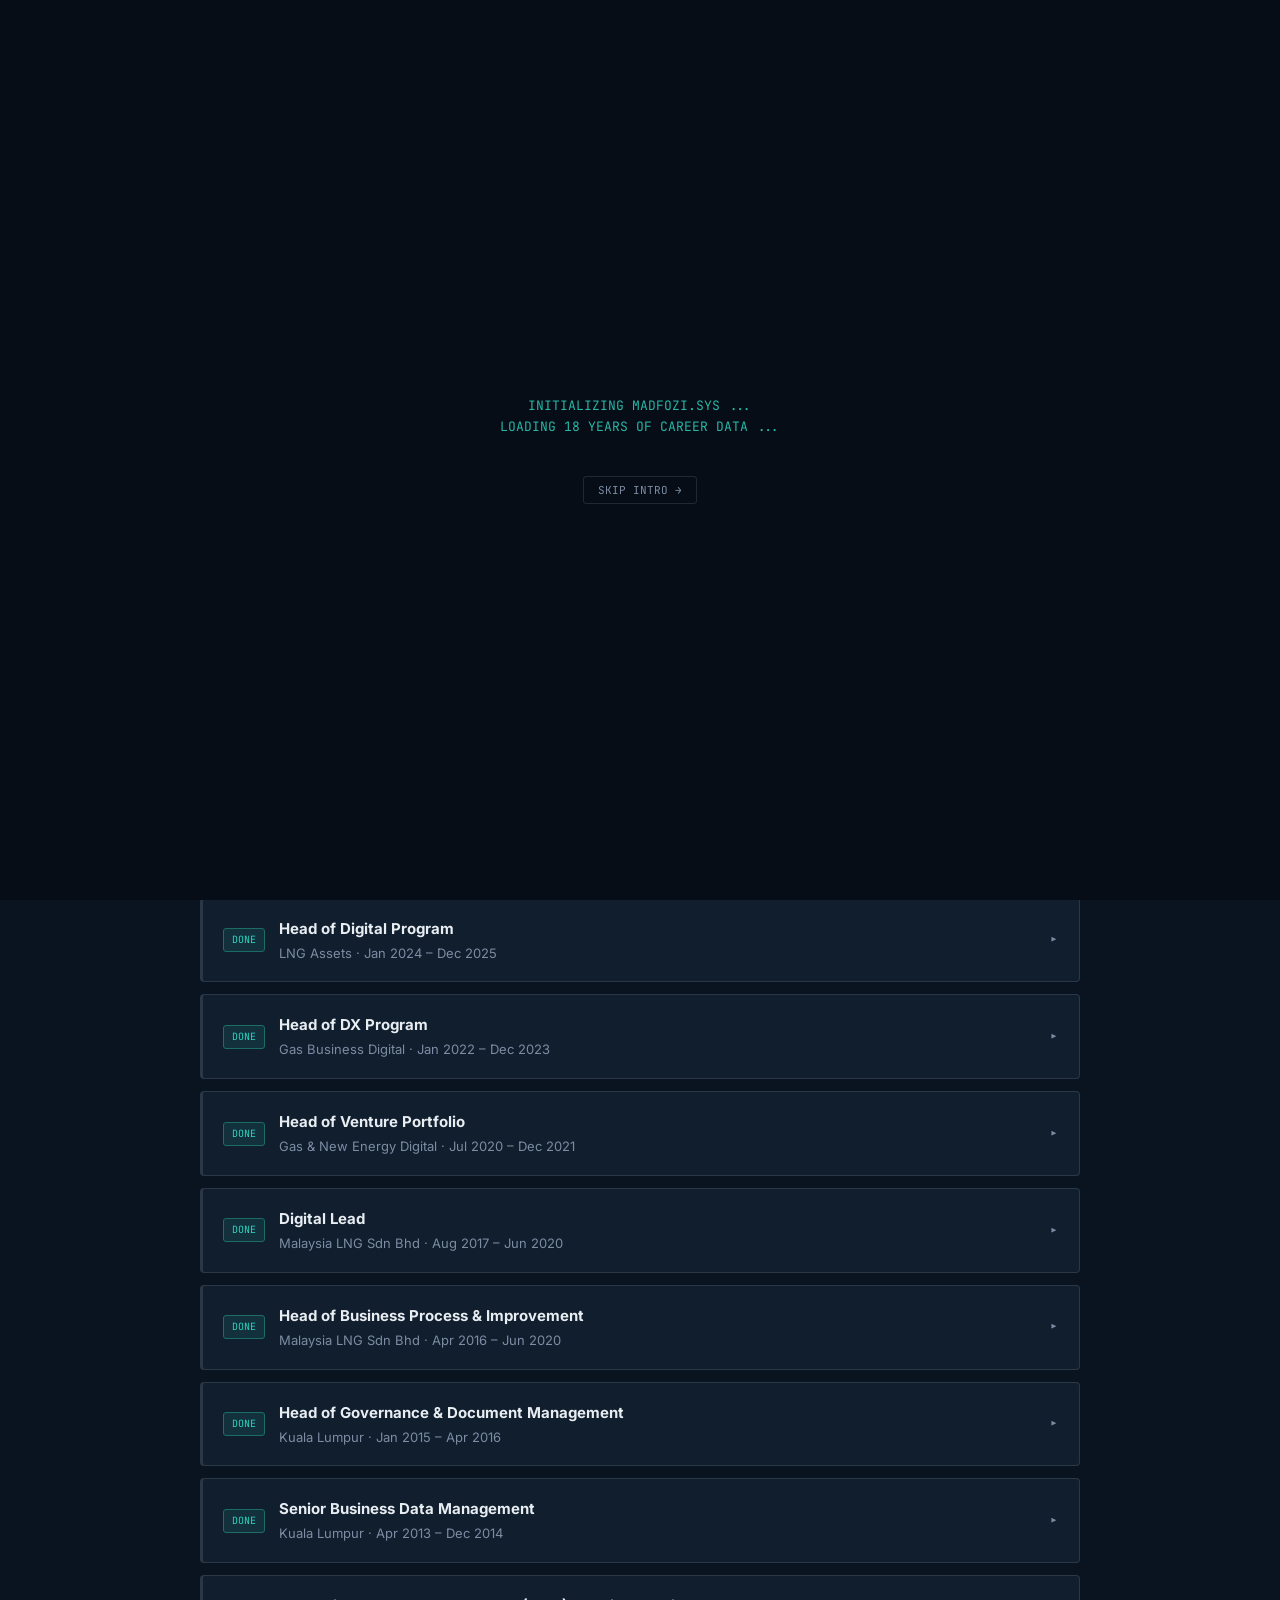
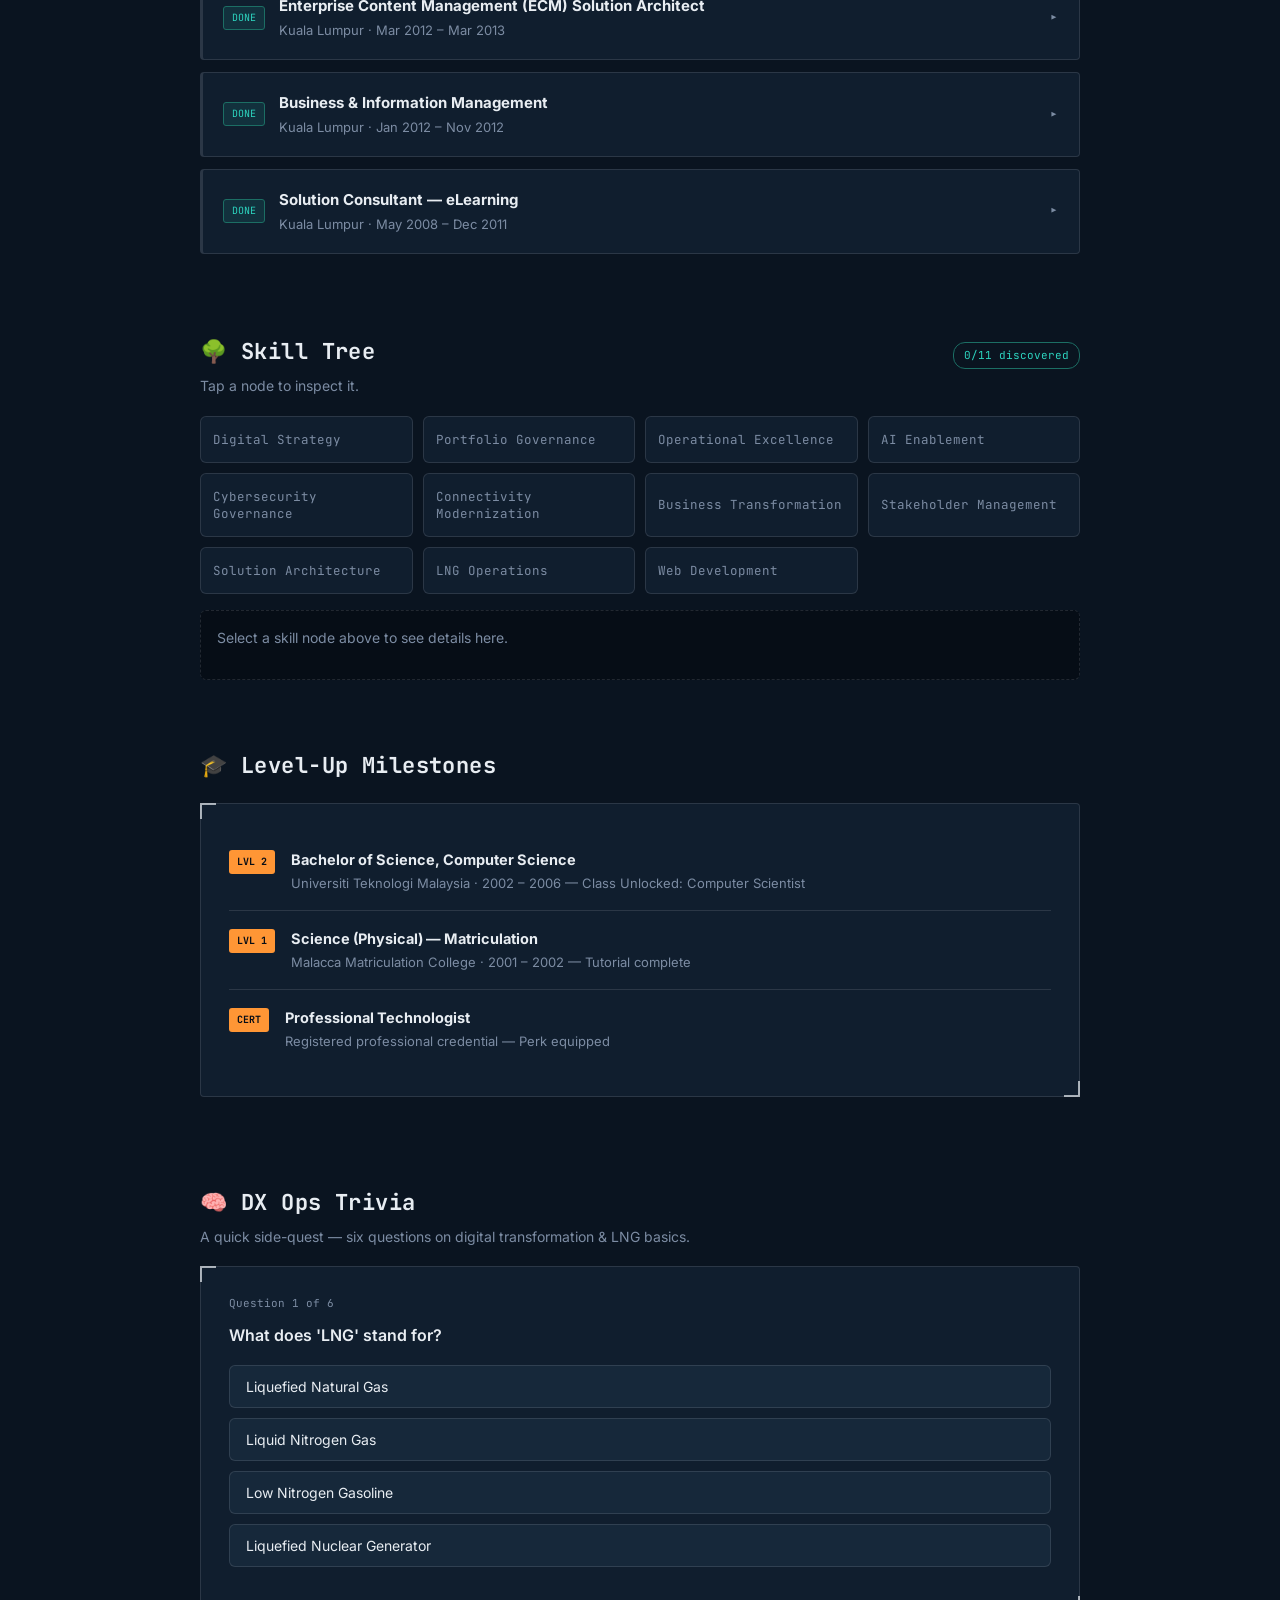
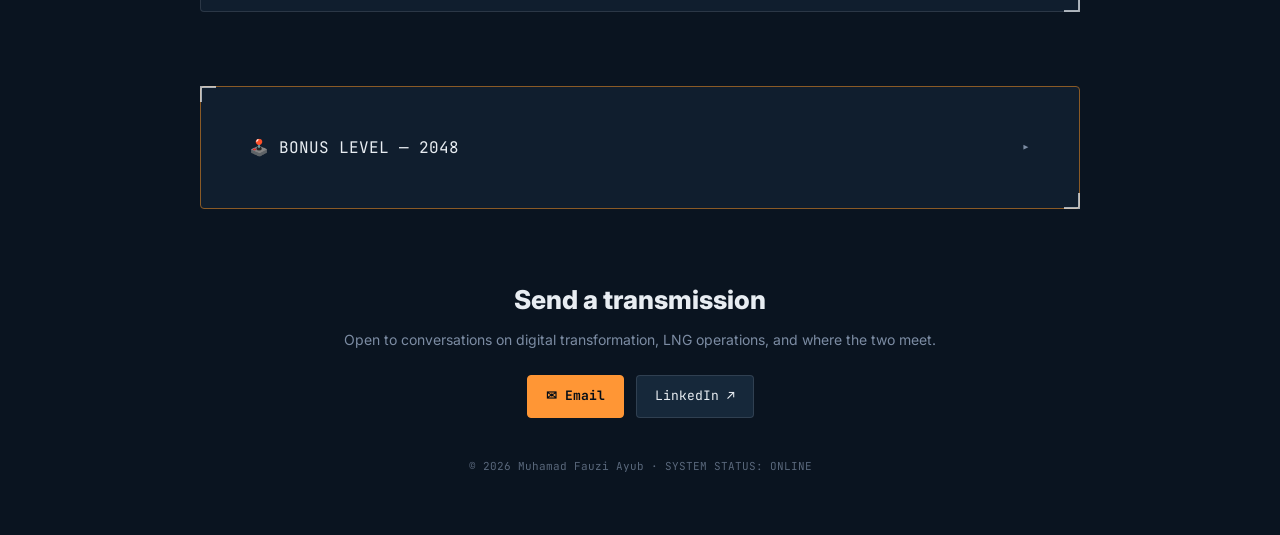
<file: index.html>
<!DOCTYPE html>
<html lang="en">
<head>
<meta charset="UTF-8">
<meta name="viewport" content="width=device-width, initial-scale=1.0">
<title>Muhamad Fauzi Ayub — Career Console</title>
<meta name="description" content="Head of Digital Program, PETRONAS Floating LNG. An interactive career console — quest log, skill tree, and a bonus level.">
<link rel="icon" href="data:image/svg+xml,<svg xmlns=%22http://www.w3.org/2000/svg%22 viewBox=%220 0 100 100%22><text y=%22.9em%22 font-size=%2290%22>🛰️</text></svg>">
<link rel="preconnect" href="https://fonts.googleapis.com">
<link rel="preconnect" href="https://fonts.gstatic.com" crossorigin>
<link href="https://fonts.googleapis.com/css2?family=JetBrains+Mono:wght@400;500;700;800&family=Inter:wght@400;500;600;700;800&display=swap" rel="stylesheet">
<style>
  :root{
    --bg:#0a1420;
    --bg-deep:#060d16;
    --panel:#101e2e;
    --panel-light:#16283a;
    --amber:#ff9635;
    --amber-dim:#8a5a26;
    --teal:#2dd4bf;
    --teal-dim:#1c6e64;
    --text:#e8edf2;
    --text-muted:#7c8ca3;
    --border:rgba(232,237,242,0.12);
    --danger:#ff5c5c;
    --mono:'JetBrains Mono', ui-monospace, monospace;
    --sans:'Inter', -apple-system, sans-serif;
  }
  *{box-sizing:border-box;}
  html{scroll-behavior:smooth;}
  @media (prefers-reduced-motion: reduce){
    html{scroll-behavior:auto;}
    *{animation-duration:0.01ms !important; animation-iteration-count:1 !important; transition-duration:0.01ms !important;}
  }
  body{
    margin:0;
    background:var(--bg);
    color:var(--text);
    font-family:var(--sans);
    line-height:1.6;
    position:relative;
    overflow-x:hidden;
  }
  body::before{
    content:"";
    position:fixed; inset:0;
    background:
      radial-gradient(ellipse at 20% 0%, rgba(45,212,191,0.06), transparent 55%),
      radial-gradient(ellipse at 85% 15%, rgba(255,150,53,0.06), transparent 50%);
    pointer-events:none;
    z-index:0;
  }
  body::after{
    content:"";
    position:fixed; inset:0;
    background:repeating-linear-gradient(180deg, rgba(255,255,255,0.015) 0px, rgba(255,255,255,0.015) 1px, transparent 1px, transparent 3px);
    pointer-events:none;
    z-index:1;
    opacity:0.5;
  }
  a{color:var(--teal);}
  h1,h2,h3{font-family:var(--mono); letter-spacing:0.02em; margin:0;}
  ::selection{background:var(--amber); color:var(--bg-deep);}
  :focus-visible{outline:2px solid var(--amber); outline-offset:3px;}

  .wrap{max-width:920px; margin:0 auto; padding:0 20px; position:relative; z-index:2;}
  .eyebrow{
    font-family:var(--mono); font-size:12px; letter-spacing:0.18em; text-transform:uppercase;
    color:var(--teal); display:flex; align-items:center; gap:10px; margin-bottom:14px;
  }
  .eyebrow::before{content:""; width:8px; height:8px; border-radius:50%; background:var(--teal); box-shadow:0 0 8px var(--teal); flex-shrink:0;}

  /* ---------- Panel / HUD frame ---------- */
  .panel{
    background:var(--panel);
    border:1px solid var(--border);
    border-radius:4px;
    position:relative;
    padding:28px;
    margin:20px 0;
  }
  .panel::before, .panel::after{
    content:""; position:absolute; width:14px; height:14px;
    border-color:var(--amber-dim); opacity:0.7;
  }
  .panel::before{top:-1px; left:-1px; border-top:2px solid; border-left:2px solid;}
  .panel::after{bottom:-1px; right:-1px; border-bottom:2px solid; border-right:2px solid;}

  /* ---------- Boot sequence ---------- */
  #boot{
    position:fixed; inset:0; background:var(--bg-deep); z-index:100;
    display:flex; align-items:center; justify-content:center; flex-direction:column;
    font-family:var(--mono); color:var(--teal); padding:20px; text-align:center;
    transition:opacity 0.6s ease, visibility 0.6s ease;
  }
  #boot.hidden{opacity:0; visibility:hidden; pointer-events:none;}
  #boot .line{font-size:13px; opacity:0.85; min-height:1.4em; white-space:pre;}
  #boot .cursor{display:inline-block; width:8px; height:16px; background:var(--amber); margin-left:4px; animation:blink 1s step-end infinite;}
  @keyframes blink{50%{opacity:0;}}
  #skip-boot{
    margin-top:20px; background:none; border:1px solid var(--border); color:var(--text-muted);
    font-family:var(--mono); font-size:11px; padding:6px 14px; border-radius:3px; cursor:pointer;
  }
  #skip-boot:hover{color:var(--text); border-color:var(--text-muted);}

  /* ---------- Achievements HUD ---------- */
  #ach-hud{
    position:fixed; top:16px; right:16px; z-index:40;
    background:rgba(16,30,46,0.9); backdrop-filter:blur(6px);
    border:1px solid var(--border); border-radius:20px;
    padding:8px 14px; font-family:var(--mono); font-size:12px;
    display:flex; align-items:center; gap:8px; color:var(--text-muted);
  }
  #ach-hud strong{color:var(--amber);}
  #toast-region{position:fixed; bottom:20px; left:50%; transform:translateX(-50%); z-index:50; display:flex; flex-direction:column; gap:8px; align-items:center; width:calc(100% - 32px); max-width:420px;}
  .toast{
    background:var(--panel-light); border:1px solid var(--amber); color:var(--text);
    font-family:var(--mono); font-size:13px; padding:10px 18px; border-radius:6px;
    box-shadow:0 8px 24px rgba(0,0,0,0.4); opacity:0; transform:translateY(10px);
    transition:opacity 0.3s ease, transform 0.3s ease; text-align:center;
  }
  .toast.show{opacity:1; transform:translateY(0);}

  /* ---------- Hero ---------- */
  header.hero{padding:70px 0 20px;}
  .callsign{font-family:var(--mono); font-size:12px; color:var(--text-muted); margin-bottom:8px;}
  h1.name{font-size:clamp(28px, 5vw, 44px); font-weight:800; color:var(--text); line-height:1.1;}
  .title-line{font-family:var(--mono); color:var(--amber); font-size:clamp(14px,2.2vw,17px); margin-top:10px;}
  .loc{color:var(--text-muted); font-size:14px; margin-top:6px;}
  .briefing{color:var(--text-muted); font-size:14.5px; margin-top:18px; max-width:640px;}

  .stat-card{margin-top:26px;}
  .stat-top{display:flex; justify-content:space-between; align-items:baseline; flex-wrap:wrap; gap:10px; margin-bottom:14px;}
  .level-badge{font-family:var(--mono); font-size:13px; color:var(--teal);}
  .level-badge b{font-size:20px; color:var(--text); display:block;}
  .xp-bar-label{display:flex; justify-content:space-between; font-family:var(--mono); font-size:11px; color:var(--text-muted); margin-bottom:6px;}
  .xp-track{height:10px; background:var(--bg-deep); border-radius:5px; overflow:hidden; border:1px solid var(--border);}
  .xp-fill{height:100%; width:0%; background:linear-gradient(90deg, var(--teal-dim), var(--teal)); border-radius:5px; transition:width 1.4s cubic-bezier(.2,.9,.3,1);}

  .stats-grid{display:grid; grid-template-columns:repeat(auto-fit, minmax(180px,1fr)); gap:16px; margin-top:22px;}
  .stat-row .stat-name{display:flex; justify-content:space-between; font-family:var(--mono); font-size:11px; color:var(--text-muted); margin-bottom:5px;}
  .stat-row .stat-name span:last-child{color:var(--amber);}
  .stat-track{height:6px; background:var(--bg-deep); border-radius:3px; overflow:hidden;}
  .stat-fill{height:100%; width:0%; background:var(--amber); border-radius:3px; transition:width 1.2s ease;}

  .cta-row{display:flex; gap:12px; flex-wrap:wrap; margin-top:26px;}
  .btn{
    font-family:var(--mono); font-size:13px; padding:10px 18px; border-radius:4px;
    text-decoration:none; display:inline-flex; align-items:center; gap:8px; cursor:pointer;
    border:1px solid var(--border); background:var(--panel-light); color:var(--text);
    transition:border-color 0.2s ease, transform 0.15s ease;
  }
  .btn:hover{transform:translateY(-1px);}
  .btn.primary{background:var(--amber); color:var(--bg-deep); border-color:var(--amber); font-weight:700;}
  .btn.primary:hover{background:#ffab5c;}
  .btn.ghost:hover{border-color:var(--teal); color:var(--teal);}

  /* ---------- Section headers ---------- */
  section{padding:34px 0;}
  .sec-head{display:flex; align-items:baseline; justify-content:space-between; flex-wrap:wrap; gap:8px; margin-bottom:6px;}
  h2.sec-title{font-size:clamp(18px,3vw,22px); color:var(--text);}
  .sec-sub{color:var(--text-muted); font-size:14px; margin-top:6px;}
  .progress-chip{font-family:var(--mono); font-size:11px; color:var(--teal); border:1px solid var(--teal-dim); padding:4px 10px; border-radius:12px; white-space:nowrap;}

  /* ---------- Mission log ---------- */
  .quest{
    background:var(--panel); border:1px solid var(--border); border-left:3px solid var(--border);
    border-radius:4px; margin:12px 0; transition:border-color 0.2s ease;
  }
  .quest[open]{border-left-color:var(--teal);}
  .quest.active{border-left-color:var(--amber);}
  .quest summary{
    list-style:none; cursor:pointer; padding:18px 20px; display:flex; align-items:center; gap:14px;
  }
  .quest summary::-webkit-details-marker{display:none;}
  .quest-status{font-family:var(--mono); font-size:10px; padding:3px 8px; border-radius:3px; white-space:nowrap; flex-shrink:0;}
  .quest-status.active{background:rgba(255,150,53,0.15); color:var(--amber); border:1px solid var(--amber-dim);}
  .quest-status.done{background:rgba(45,212,191,0.1); color:var(--teal); border:1px solid var(--teal-dim);}
  .quest-main{flex:1; min-width:0;}
  .quest-title{font-weight:700; font-size:15px; color:var(--text);}
  .quest-org{font-size:13px; color:var(--text-muted); margin-top:2px;}
  .quest-chevron{font-family:var(--mono); color:var(--text-muted); transition:transform 0.2s ease; flex-shrink:0;}
  .quest[open] .quest-chevron{transform:rotate(90deg);}
  .quest-body{padding:0 20px 20px 20px; color:var(--text-muted); font-size:14px; border-top:1px solid var(--border); padding-top:14px;}
  .quest-xp{font-family:var(--mono); font-size:11px; color:var(--teal); margin-top:10px; display:block;}

  /* ---------- Skill tree ---------- */
  .skill-grid{display:grid; grid-template-columns:repeat(auto-fill, minmax(170px,1fr)); gap:10px; margin-top:18px;}
  .skill-node{
    background:var(--panel); border:1px solid var(--border); border-radius:6px; padding:14px 12px;
    text-align:left; color:var(--text-muted); font-family:var(--mono); font-size:12.5px; cursor:pointer;
    transition:all 0.2s ease; position:relative;
  }
  .skill-node:hover{border-color:var(--text-muted);}
  .skill-node.discovered{border-color:var(--teal); color:var(--text); box-shadow:0 0 0 1px var(--teal-dim) inset;}
  .skill-node.discovered::after{content:"✓"; position:absolute; top:8px; right:10px; color:var(--teal); font-size:11px;}
  #skill-desc{
    margin-top:16px; min-height:70px; background:var(--bg-deep); border:1px dashed var(--border);
    border-radius:6px; padding:16px; font-size:14px; color:var(--text-muted);
  }
  #skill-desc.active{color:var(--text); border-style:solid; border-color:var(--teal-dim);}
  #skill-desc .sd-name{color:var(--amber); font-family:var(--mono); font-size:12px; display:block; margin-bottom:6px;}

  /* ---------- Education ---------- */
  .edu-row{display:flex; gap:16px; padding:16px 0; border-bottom:1px solid var(--border); align-items:flex-start;}
  .edu-row:last-child{border-bottom:none;}
  .edu-badge{font-family:var(--mono); font-size:10px; color:var(--bg-deep); background:var(--amber); padding:4px 8px; border-radius:3px; flex-shrink:0; white-space:nowrap; margin-top:2px; font-weight:700;}
  .edu-main .edu-t{font-weight:700; font-size:14.5px;}
  .edu-main .edu-s{color:var(--text-muted); font-size:13px; margin-top:2px;}

  /* ---------- Trivia ---------- */
  #quiz-box{margin-top:18px;}
  .q-progress{font-family:var(--mono); font-size:11px; color:var(--text-muted); margin-bottom:10px;}
  .q-text{font-size:16px; font-weight:600; margin-bottom:16px;}
  .q-options{display:grid; gap:10px;}
  .q-opt{
    text-align:left; background:var(--panel-light); border:1px solid var(--border); color:var(--text);
    padding:12px 16px; border-radius:6px; cursor:pointer; font-family:var(--sans); font-size:14px;
    transition:border-color 0.15s ease;
  }
  .q-opt:hover:not(:disabled){border-color:var(--teal);}
  .q-opt:disabled{cursor:default;}
  .q-opt.correct{border-color:var(--teal); background:rgba(45,212,191,0.1);}
  .q-opt.wrong{border-color:var(--danger); background:rgba(255,92,92,0.08);}
  .q-fact{margin-top:14px; font-size:13px; color:var(--text-muted); background:var(--bg-deep); border-radius:6px; padding:12px 14px; display:none;}
  .q-fact.show{display:block;}
  .q-next{margin-top:16px;}
  #quiz-result{display:none; text-align:center; padding:20px 0;}
  #quiz-result .score{font-family:var(--mono); font-size:34px; color:var(--amber); font-weight:800;}

  /* ---------- Bonus level 2048 ---------- */
  #bonus{border-color:var(--amber-dim);}
  #bonus summary{cursor:pointer; padding:20px; display:flex; align-items:center; justify-content:space-between; font-family:var(--mono);}
  #bonus summary::-webkit-details-marker{display:none;}
  #game2048{padding:0 20px 24px;}
  .g-top{display:flex; justify-content:space-between; align-items:center; margin-bottom:14px; flex-wrap:wrap; gap:10px;}
  .g-score{font-family:var(--mono); font-size:13px; color:var(--text-muted);}
  .g-score b{color:var(--amber); font-size:16px;}
  #board{
    display:grid; grid-template-columns:repeat(4,1fr); gap:8px; background:var(--bg-deep);
    padding:8px; border-radius:8px; max-width:340px; margin:0 auto; touch-action:none;
  }
  .cell{aspect-ratio:1; background:rgba(255,255,255,0.04); border-radius:4px; display:flex; align-items:center; justify-content:center; font-family:var(--mono); font-weight:800; font-size:18px; color:var(--text); transition:background 0.1s ease;}
  .cell[data-v="2"]{background:#1c3a4a; }
  .cell[data-v="4"]{background:#204a52;}
  .cell[data-v="8"]{background:var(--teal-dim); color:#04140f;}
  .cell[data-v="16"]{background:var(--teal); color:#04140f;}
  .cell[data-v="32"]{background:#e08a3c; color:#1a0e00;}
  .cell[data-v="64"]{background:var(--amber); color:#1a0e00;}
  .cell[data-v="128"],.cell[data-v="256"],.cell[data-v="512"]{background:#ffb35c; color:#1a0e00; font-size:16px;}
  .cell[data-v="1024"],.cell[data-v="2048"]{background:#ffd27a; color:#1a0e00; font-size:15px;}
  .g-hint{font-size:12px; color:var(--text-muted); text-align:center; margin-top:12px;}

  /* ---------- Contact / footer ---------- */
  footer{padding:50px 0 60px; text-align:center;}
  .foot-title{font-size:clamp(20px,3.5vw,26px); font-weight:800;}
  .foot-sub{color:var(--text-muted); margin-top:8px; font-size:14px;}
  .foot-cta{display:flex; gap:12px; justify-content:center; margin-top:24px; flex-wrap:wrap;}
  .foot-note{margin-top:40px; font-family:var(--mono); font-size:11px; color:var(--text-muted); opacity:0.7;}

  @media (max-width:640px){
    .panel{padding:20px;}
    .stats-grid{grid-template-columns:1fr 1fr;}
  }
</style>
</head>
<body>

<div id="boot" role="status" aria-live="polite">
  <div class="line" id="boot-l1"></div>
  <div class="line" id="boot-l2"></div>
  <div class="line" id="boot-l3"></div>
  <button id="skip-boot" aria-label="Skip intro">SKIP INTRO →</button>
</div>

<div id="ach-hud" aria-live="polite">🏆 <strong id="ach-count">0</strong>/4</div>
<div id="toast-region" aria-live="polite"></div>

<div class="wrap">

  <header class="hero">
    <div class="callsign">SESSION ESTABLISHED · KUALA LUMPUR NODE</div>
    <h1 class="name">MUHAMAD FAUZI AYUB</h1>
    <div class="title-line">&gt; Head of Digital Program, PETRONAS Floating LNG (PFLNG)</div>
    <div class="loc">📍 Kuala Lumpur, Malaysia</div>
    <p class="briefing">Digital transformation leader with 18+ years across LNG, Gas, and Upstream operations within PETRONAS. Track record in enterprise-scale digital programs, portfolio governance, operational excellence, digital product management, and business transformation — turning digital investment into measurable outcomes through practical execution and close collaboration with business, engineering, operations, and technology teams.</p>

    <div class="panel stat-card">
      <div class="stat-top">
        <div class="level-badge">CLASS: DX ARCHITECT<b>LVL 18 — 18+ Years in Oil &amp; Gas Digital Transformation</b></div>
      </div>
      <div class="xp-bar-label"><span>CAREER XP</span><span>11 roles completed at PETRONAS</span></div>
      <div class="xp-track"><div class="xp-fill" id="xp-fill"></div></div>

      <div class="stats-grid" id="stats-grid">
        <div class="stat-row"><div class="stat-name"><span>Digital Strategy</span><span data-val="95">95</span></div><div class="stat-track"><div class="stat-fill" data-val="95"></div></div></div>
        <div class="stat-row"><div class="stat-name"><span>Portfolio Governance</span><span data-val="92">92</span></div><div class="stat-track"><div class="stat-fill" data-val="92"></div></div></div>
        <div class="stat-row"><div class="stat-name"><span>LNG Operations</span><span data-val="90">90</span></div><div class="stat-track"><div class="stat-fill" data-val="90"></div></div></div>
        <div class="stat-row"><div class="stat-name"><span>AI &amp; Cyber Enablement</span><span data-val="80">80</span></div><div class="stat-track"><div class="stat-fill" data-val="80"></div></div></div>
      </div>

      <div class="cta-row">
        <a class="btn primary" href="#missions">▶ VIEW MISSION LOG</a>
        <a class="btn ghost" href="https://www.linkedin.com/in/madfozi/" target="_blank" rel="noopener">LinkedIn ↗</a>
      </div>
    </div>
  </header>

  <section id="missions">
    <div class="sec-head">
      <h2 class="sec-title">🗂 Mission Log</h2>
      <span class="progress-chip" id="quest-progress">0/11 explored</span>
    </div>
    <p class="sec-sub">18+ years, eleven quests. Tap any entry to expand the briefing.</p>

    <details class="quest active" data-quest>
      <summary>
        <span class="quest-status active">ACTIVE</span>
        <div class="quest-main">
          <div class="quest-title">Head of Digital Program</div>
          <div class="quest-org">PETRONAS Floating LNG (PFLNG) · Jan 2026 – Present</div>
        </div>
        <span class="quest-chevron">▸</span>
      </summary>
      <div class="quest-body">
        Driving the digital program across PFLNG assets — aligning digital initiatives with operational priorities, strengthening governance and asset reliability, and enabling AI, cybersecurity governance, and connectivity modernization for offshore and onshore facilities.
        <span class="quest-xp">◆ CURRENT QUEST — in progress</span>
      </div>
    </details>

    <details class="quest" data-quest>
      <summary>
        <span class="quest-status done">DONE</span>
        <div class="quest-main">
          <div class="quest-title">Head of Digital Program</div>
          <div class="quest-org">LNG Assets · Jan 2024 – Dec 2025</div>
        </div>
        <span class="quest-chevron">▸</span>
      </summary>
      <div class="quest-body">
        Led the digital portfolio and transformation initiatives for PETRONAS LNG assets — managing investments, driving portfolio governance, and aligning cross-functional initiatives to long-term strategy.
        <span class="quest-xp">◆ +2 YR XP</span>
      </div>
    </details>

    <details class="quest" data-quest>
      <summary>
        <span class="quest-status done">DONE</span>
        <div class="quest-main">
          <div class="quest-title">Head of DX Program</div>
          <div class="quest-org">Gas Business Digital · Jan 2022 – Dec 2023</div>
        </div>
        <span class="quest-chevron">▸</span>
      </summary>
      <div class="quest-body">
        Orchestrated the Digital Transformation Program for Gas Business's LNG assets through Remote Operations and New Way of Working, and drove Drone Operational Excellence — lifting drones from a novelty into a concentrated use-case deployment.
        <span class="quest-xp">◆ +2 YR XP</span>
      </div>
    </details>

    <details class="quest" data-quest>
      <summary>
        <span class="quest-status done">DONE</span>
        <div class="quest-main">
          <div class="quest-title">Head of Venture Portfolio</div>
          <div class="quest-org">Gas &amp; New Energy Digital · Jul 2020 – Dec 2021</div>
        </div>
        <span class="quest-chevron">▸</span>
      </summary>
      <div class="quest-body">
        Managed strategic venture and innovation portfolios, supporting the identification, evaluation, and development of new opportunities for growth and transformation within Gas Business.
        <span class="quest-xp">◆ +1 YR 6 MO XP</span>
      </div>
    </details>

    <details class="quest" data-quest>
      <summary>
        <span class="quest-status done">DONE</span>
        <div class="quest-main">
          <div class="quest-title">Digital Lead</div>
          <div class="quest-org">Malaysia LNG Sdn Bhd · Aug 2017 – Jun 2020</div>
        </div>
        <span class="quest-chevron">▸</span>
      </summary>
      <div class="quest-body">
        Spearheaded MLNG's digital agenda — improving data reliability toward a smart plant, integrating multiple work-streams into descriptive and cognitive analytics, and running design-thinking workshops to turn business pain points into digital solutions.
        <span class="quest-xp">◆ +2 YR 11 MO XP</span>
      </div>
    </details>

    <details class="quest" data-quest>
      <summary>
        <span class="quest-status done">DONE</span>
        <div class="quest-main">
          <div class="quest-title">Head of Business Process &amp; Improvement</div>
          <div class="quest-org">Malaysia LNG Sdn Bhd · Apr 2016 – Jun 2020</div>
        </div>
        <span class="quest-chevron">▸</span>
      </summary>
      <div class="quest-body">
        Led Business Process Improvement by internalizing industry best practice, ran Plant Situational Assessments to identify performance gaps, and advised on methodologies and tools to lift plant business results.
        <span class="quest-xp">◆ +4 YR 3 MO XP</span>
      </div>
    </details>

    <details class="quest" data-quest>
      <summary>
        <span class="quest-status done">DONE</span>
        <div class="quest-main">
          <div class="quest-title">Head of Governance &amp; Document Management</div>
          <div class="quest-org">Kuala Lumpur · Jan 2015 – Apr 2016</div>
        </div>
        <span class="quest-chevron">▸</span>
      </summary>
      <div class="quest-body">
        Led Joint Venture governance across petroleum contracts, managed commercial activities for international asset JVs, and ran document control to keep every portfolio's records centralized and retrievable.
        <span class="quest-xp">◆ +1 YR 4 MO XP</span>
      </div>
    </details>

    <details class="quest" data-quest>
      <summary>
        <span class="quest-status done">DONE</span>
        <div class="quest-main">
          <div class="quest-title">Senior Business Data Management</div>
          <div class="quest-org">Kuala Lumpur · Apr 2013 – Dec 2014</div>
        </div>
        <span class="quest-chevron">▸</span>
      </summary>
      <div class="quest-body">
        Enforced business data management compliance against EP Business's enterprise information standards — mapping data flows and driving automation for a single source of truth.
        <span class="quest-xp">◆ +1 YR 9 MO XP</span>
      </div>
    </details>

    <details class="quest" data-quest>
      <summary>
        <span class="quest-status done">DONE</span>
        <div class="quest-main">
          <div class="quest-title">Enterprise Content Management (ECM) Solution Architect</div>
          <div class="quest-org">Kuala Lumpur · Mar 2012 – Mar 2013</div>
        </div>
        <span class="quest-chevron">▸</span>
      </summary>
      <div class="quest-body">
        Designed, coordinated, and deployed ECM for PETRONAS Carigali — solution architecture, taxonomy development, business process integration, and change management.
        <span class="quest-xp">◆ +1 YR 1 MO XP</span>
      </div>
    </details>

    <details class="quest" data-quest>
      <summary>
        <span class="quest-status done">DONE</span>
        <div class="quest-main">
          <div class="quest-title">Business &amp; Information Management</div>
          <div class="quest-org">Kuala Lumpur · Jan 2012 – Nov 2012</div>
        </div>
        <span class="quest-chevron">▸</span>
      </summary>
      <div class="quest-body">
        Established and strategized business and information system requirements group-wide for PETRONAS Carigali.
        <span class="quest-xp">◆ +11 MO XP</span>
      </div>
    </details>

    <details class="quest" data-quest>
      <summary>
        <span class="quest-status done">DONE</span>
        <div class="quest-main">
          <div class="quest-title">Solution Consultant — eLearning</div>
          <div class="quest-org">Kuala Lumpur · May 2008 – Dec 2011</div>
        </div>
        <span class="quest-chevron">▸</span>
      </summary>
      <div class="quest-body">
        Managed eLearning delivery and custom content development, maintained the learning management system and infrastructure, and built a web-based survey and engagement portal.
        <span class="quest-xp">◆ +3 YR 8 MO XP — ORIGIN QUEST</span>
      </div>
    </details>
  </section>

  <section id="skills">
    <div class="sec-head">
      <h2 class="sec-title">🌳 Skill Tree</h2>
      <span class="progress-chip" id="skill-progress">0/11 discovered</span>
    </div>
    <p class="sec-sub">Tap a node to inspect it.</p>
    <div class="skill-grid" id="skill-grid"></div>
    <div id="skill-desc">Select a skill node above to see details here.</div>
  </section>

  <section id="education">
    <div class="sec-head"><h2 class="sec-title">🎓 Level-Up Milestones</h2></div>
    <div class="panel">
      <div class="edu-row">
        <span class="edu-badge">LVL 2</span>
        <div class="edu-main">
          <div class="edu-t">Bachelor of Science, Computer Science</div>
          <div class="edu-s">Universiti Teknologi Malaysia · 2002 – 2006 — Class Unlocked: Computer Scientist</div>
        </div>
      </div>
      <div class="edu-row">
        <span class="edu-badge">LVL 1</span>
        <div class="edu-main">
          <div class="edu-t">Science (Physical) — Matriculation</div>
          <div class="edu-s">Malacca Matriculation College · 2001 – 2002 — Tutorial complete</div>
        </div>
      </div>
      <div class="edu-row">
        <span class="edu-badge">CERT</span>
        <div class="edu-main">
          <div class="edu-t">Professional Technologist</div>
          <div class="edu-s">Registered professional credential — Perk equipped</div>
        </div>
      </div>
    </div>
  </section>

  <section id="trivia">
    <div class="sec-head"><h2 class="sec-title">🧠 DX Ops Trivia</h2></div>
    <p class="sec-sub">A quick side-quest — six questions on digital transformation &amp; LNG basics.</p>
    <div class="panel" id="quiz-box">
      <div class="q-progress" id="q-progress">Question 1 of 6</div>
      <div class="q-text" id="q-text"></div>
      <div class="q-options" id="q-options"></div>
      <div class="q-fact" id="q-fact"></div>
      <div class="q-next"><button class="btn primary" id="q-next-btn" style="display:none;">NEXT →</button></div>
      <div id="quiz-result">
        <div class="score" id="quiz-score">0/6</div>
        <div class="sec-sub" id="quiz-msg"></div>
        <button class="btn ghost" id="quiz-retry" style="margin-top:14px;">↺ RETRY</button>
      </div>
    </div>
  </section>

  <details id="bonus" class="panel">
    <summary>
      <span>🕹️ BONUS LEVEL — 2048</span>
      <span class="quest-chevron">▸</span>
    </summary>
    <div id="game2048">
      <div class="g-top">
        <div class="g-score">SCORE <b id="g-score">0</b> &nbsp;·&nbsp; BEST <b id="g-best">0</b></div>
        <button class="btn ghost" id="g-restart">↺ New Game</button>
      </div>
      <div id="board"></div>
      <div class="g-hint">Arrow keys or swipe to combine tiles. Reach 2048 to win.</div>
    </div>
  </details>

  <footer id="contact">
    <div class="foot-title">Send a transmission</div>
    <div class="foot-sub">Open to conversations on digital transformation, LNG operations, and where the two meet.</div>
    <div class="foot-cta">
      <a class="btn primary" href="mailto:madfozi@gmail.com">✉ Email</a>
      <a class="btn ghost" href="https://www.linkedin.com/in/madfozi/" target="_blank" rel="noopener">LinkedIn ↗</a>
    </div>
    <div class="foot-note">© 2026 Muhamad Fauzi Ayub · SYSTEM STATUS: ONLINE</div>
  </footer>

</div>

<script>
(function(){
  "use strict";
  var reduced = window.matchMedia('(prefers-reduced-motion: reduce)').matches;

  /* ---------- Boot sequence ---------- */
  var boot = document.getElementById('boot');
  function hideBoot(){ boot.classList.add('hidden'); setTimeout(function(){ boot.style.display='none'; }, 650); }
  document.getElementById('skip-boot').addEventListener('click', hideBoot);
  if(reduced){ hideBoot(); }
  else {
    var lines = [
      {el:document.getElementById('boot-l1'), text:'INITIALIZING MADFOZI.SYS ...'},
      {el:document.getElementById('boot-l2'), text:'LOADING 18 YEARS OF CAREER DATA ...'},
      {el:document.getElementById('boot-l3'), text:'WELCOME BACK, OPERATOR.'}
    ];
    var li = 0;
    function typeLine(){
      if(li >= lines.length){ setTimeout(hideBoot, 700); return; }
      var cur = lines[li], i = 0;
      cur.el.textContent = '';
      var iv = setInterval(function(){
        cur.el.textContent = cur.text.slice(0, i+1);
        i++;
        if(i >= cur.text.length){ clearInterval(iv); li++; setTimeout(typeLine, 220); }
      }, 22);
    }
    setTimeout(typeLine, 200);
    setTimeout(hideBoot, 5000); // safety net
  }

  /* ---------- Achievements ---------- */
  var unlocked = new Set();
  var ACHS = {
    explorer:'🏆 Achievement Unlocked: Full Career Historian',
    skilled:'🏆 Achievement Unlocked: Skill Tree Mastered',
    certified:'🏆 Achievement Unlocked: DX Certified',
    secret:'🏆 Achievement Unlocked: Retro Gamer'
  };
  function unlock(id){
    if(unlocked.has(id)) return;
    unlocked.add(id);
    document.getElementById('ach-count').textContent = unlocked.size;
    var t = document.createElement('div');
    t.className = 'toast';
    t.textContent = ACHS[id];
    document.getElementById('toast-region').appendChild(t);
    requestAnimationFrame(function(){ t.classList.add('show'); });
    setTimeout(function(){
      t.classList.remove('show');
      setTimeout(function(){ t.remove(); }, 400);
    }, 3200);
  }

  /* ---------- Hero bars ---------- */
  window.addEventListener('load', function(){
    setTimeout(function(){
      document.getElementById('xp-fill').style.width = '92%';
      document.querySelectorAll('.stat-fill').forEach(function(el){
        el.style.width = el.dataset.val + '%';
      });
    }, 300);
  });

  /* ---------- Mission log tracking ---------- */
  var quests = document.querySelectorAll('[data-quest]');
  var openedSet = new Set();
  quests.forEach(function(q, idx){
    q.addEventListener('toggle', function(){
      if(q.open) openedSet.add(idx);
      document.getElementById('quest-progress').textContent = openedSet.size + '/' + quests.length + ' explored';
      if(openedSet.size === quests.length) unlock('explorer');
    });
  });

  /* ---------- Skill tree ---------- */
  var SKILLS = [
    {name:'Digital Strategy', blurb:'Turning digital ambition into a roadmap the business can actually execute.'},
    {name:'Portfolio Governance', blurb:'Keeping many moving initiatives aligned, funded, and accountable.'},
    {name:'Operational Excellence', blurb:'Squeezing more reliability and performance out of existing operations.'},
    {name:'AI Enablement', blurb:'Bringing AI and data-driven decision-making into everyday operations.'},
    {name:'Cybersecurity Governance', blurb:"Making sure digital modernization doesn't outpace digital defense."},
    {name:'Connectivity Modernization', blurb:'Upgrading the networks that let offshore and onshore facilities talk to each other.'},
    {name:'Business Transformation', blurb:'Redesigning how an organization works — process, people, and technology in sync.'},
    {name:'Stakeholder Management', blurb:'Getting engineering, operations, and business to row in the same direction.'},
    {name:'Solution Architecture', blurb:'Designing systems that scale, integrate, and actually get adopted.'},
    {name:'LNG Operations', blurb:'End-to-end LNG expertise, from upstream gas to liquefaction and floating assets.'},
    {name:'Web Development', blurb:'Still writes a bit of code — this page is the proof.'}
  ];
  var skillGrid = document.getElementById('skill-grid');
  var discovered = new Set();
  SKILLS.forEach(function(s, i){
    var b = document.createElement('button');
    b.className = 'skill-node';
    b.type = 'button';
    b.textContent = s.name;
    b.setAttribute('aria-pressed', 'false');
    b.addEventListener('click', function(){
      discovered.add(i);
      b.classList.add('discovered');
      b.setAttribute('aria-pressed', 'true');
      var desc = document.getElementById('skill-desc');
      desc.classList.add('active');
      desc.innerHTML = '<span class="sd-name">' + s.name + '</span>' + s.blurb;
      document.getElementById('skill-progress').textContent = discovered.size + '/' + SKILLS.length + ' discovered';
      if(discovered.size === SKILLS.length) unlock('skilled');
    });
    skillGrid.appendChild(b);
  });

  /* ---------- Trivia ---------- */
  var QUIZ = [
    {q:"What does 'LNG' stand for?", opts:['Liquefied Natural Gas','Liquid Nitrogen Gas','Low Nitrogen Gasoline','Liquefied Nuclear Generator'], correct:0, fact:'LNG is natural gas cooled into a liquid so it can be shipped efficiently around the world.'},
    {q:"In a corporate context, 'DX' most commonly refers to:", opts:['Data Exchange','Digital Transformation','Direct Export','Design Experience'], correct:1, fact:'DX combines process redesign with technology adoption to change how an organization operates.'},
    {q:'What is a key advantage of Floating LNG (FLNG) facilities over traditional onshore plants?', opts:['They can be built right at offshore gas fields, skipping long pipelines','They run with no staff at all','They only operate in freshwater','They remove the need for LNG carriers'], correct:0, fact:'FLNG facilities liquefy gas at sea near the source, cutting the need for long subsea pipelines to shore.'},
    {q:'To become liquid, natural gas is cooled to roughly what temperature?', opts:['0°C','-50°C','-162°C','-300°C'], correct:2, fact:'Around -162°C, natural gas shrinks to about 1/600th of its gaseous volume — much easier to transport.'},
    {q:'Which technology is commonly used today for remote inspection of hard-to-reach industrial assets like flare stacks or tanks?', opts:['Drones','Fax machines','Telegraph','Carrier pigeons'], correct:0, fact:'Drone-based inspection reduces the need for workers to physically climb elevated or hazardous structures.'},
    {q:"Agile delivery work is typically organized into short, repeated cycles called:", opts:['Marathons','Sprints','Quarters','Epochs'], correct:1, fact:'Sprints are usually 1–4 weeks long, ending with a working increment and a review.'}
  ];
  var qi = 0, score = 0;
  var qText = document.getElementById('q-text'), qOpts = document.getElementById('q-options'),
      qFact = document.getElementById('q-fact'), qNextBtn = document.getElementById('q-next-btn'),
      qProgress = document.getElementById('q-progress');

  function renderQuestion(){
    var item = QUIZ[qi];
    qProgress.textContent = 'Question ' + (qi+1) + ' of ' + QUIZ.length;
    qText.textContent = item.q;
    qOpts.innerHTML = '';
    qFact.classList.remove('show');
    qNextBtn.style.display = 'none';
    item.opts.forEach(function(opt, idx){
      var b = document.createElement('button');
      b.className = 'q-opt';
      b.type = 'button';
      b.textContent = opt;
      b.addEventListener('click', function(){
        Array.from(qOpts.children).forEach(function(c){ c.disabled = true; });
        if(idx === item.correct){
          b.classList.add('correct');
          score++;
        } else {
          b.classList.add('wrong');
          qOpts.children[item.correct].classList.add('correct');
        }
        qFact.textContent = item.fact;
        qFact.classList.add('show');
        qNextBtn.style.display = 'inline-flex';
      });
      qOpts.appendChild(b);
    });
  }
  qNextBtn.addEventListener('click', function(){
    qi++;
    if(qi < QUIZ.length){ renderQuestion(); }
    else { showResult(); }
  });
  function showResult(){
    document.getElementById('q-progress').style.display = 'none';
    qText.style.display = 'none';
    qOpts.style.display = 'none';
    qFact.classList.remove('show');
    qNextBtn.style.display = 'none';
    var res = document.getElementById('quiz-result');
    res.style.display = 'block';
    document.getElementById('quiz-score').textContent = score + '/' + QUIZ.length;
    var msg = score === QUIZ.length ? 'Perfect run. DX-certified.' :
              score >= 4 ? 'Solid. You know your way around a control room.' :
              "Not bad — every operator starts somewhere.";
    document.getElementById('quiz-msg').textContent = msg;
    unlock('certified');
  }
  document.getElementById('quiz-retry').addEventListener('click', function(){
    qi = 0; score = 0;
    document.getElementById('q-progress').style.display = '';
    qText.style.display = '';
    qOpts.style.display = '';
    document.getElementById('quiz-result').style.display = 'none';
    renderQuestion();
  });
  renderQuestion();

  /* ---------- Bonus: secret achievement ---------- */
  var bonusDetails = document.getElementById('bonus');
  bonusDetails.addEventListener('toggle', function(){
    if(bonusDetails.open) unlock('secret');
  });

  /* ---------- 2048 game ---------- */
  (function(){
    var size = 4;
    var grid, score2 = 0, best = 0;
    var boardEl = document.getElementById('board');
    var scoreEl = document.getElementById('g-score');
    var bestEl = document.getElementById('g-best');

    function emptyGrid(){
      var g = [];
      for(var r=0;r<size;r++){ g.push([0,0,0,0]); }
      return g;
    }
    function addRandom(g){
      var empties = [];
      for(var r=0;r<size;r++) for(var c=0;c<size;c++) if(g[r][c]===0) empties.push([r,c]);
      if(!empties.length) return;
      var pick = empties[Math.floor(Math.random()*empties.length)];
      g[pick[0]][pick[1]] = Math.random() < 0.9 ? 2 : 4;
    }
    function render(){
      boardEl.innerHTML = '';
      for(var r=0;r<size;r++){
        for(var c=0;c<size;c++){
          var v = grid[r][c];
          var cell = document.createElement('div');
          cell.className = 'cell';
          if(v){ cell.dataset.v = v; cell.textContent = v; }
          boardEl.appendChild(cell);
        }
      }
      scoreEl.textContent = score2;
      bestEl.textContent = best;
    }
    function slideRow(row){
      var arr = row.filter(function(v){ return v!==0; });
      for(var i=0;i<arr.length-1;i++){
        if(arr[i] === arr[i+1]){
          arr[i] *= 2;
          score2 += arr[i];
          arr.splice(i+1,1);
        }
      }
      while(arr.length < size) arr.push(0);
      return arr;
    }
    function rotate(g){
      var ng = emptyGrid();
      for(var r=0;r<size;r++) for(var c=0;c<size;c++) ng[c][size-1-r] = g[r][c];
      return ng;
    }
    function move(dir){
      var before = JSON.stringify(grid);
      var g = grid;
      var rotations = {left:0, up:1, right:2, down:3}[dir];
      for(var i=0;i<rotations;i++) g = rotate(g);
      g = g.map(slideRow);
      for(var i2=0;i2<(4-rotations)%4;i2++) g = rotate(g);
      grid = g;
      if(JSON.stringify(grid) !== before){
        addRandom(grid);
        if(score2 > best){ best = score2; }
        render();
        checkWin();
      }
    }
    function checkWin(){
      for(var r=0;r<size;r++) for(var c=0;c<size;c++) if(grid[r][c] >= 2048){
        setTimeout(function(){ alert('🎉 You reached 2048! Keep playing for a higher score.'); }, 50);
        return;
      }
    }
    function restart(){
      grid = emptyGrid();
      score2 = 0;
      addRandom(grid); addRandom(grid);
      render();
    }
    document.getElementById('g-restart').addEventListener('click', restart);
    window.addEventListener('keydown', function(e){
      if(!bonusDetails.open) return;
      var map = {ArrowLeft:'left', ArrowRight:'right', ArrowUp:'up', ArrowDown:'down'};
      if(map[e.key]){ e.preventDefault(); move(map[e.key]); }
    });
    var touchStart = null;
    boardEl.addEventListener('touchstart', function(e){
      touchStart = [e.touches[0].clientX, e.touches[0].clientY];
    }, {passive:true});
    boardEl.addEventListener('touchend', function(e){
      if(!touchStart) return;
      var dx = e.changedTouches[0].clientX - touchStart[0];
      var dy = e.changedTouches[0].clientY - touchStart[1];
      if(Math.max(Math.abs(dx), Math.abs(dy)) > 24){
        if(Math.abs(dx) > Math.abs(dy)) move(dx > 0 ? 'right' : 'left');
        else move(dy > 0 ? 'down' : 'up');
      }
      touchStart = null;
    }, {passive:true});
    restart();
  })();

})();
</script>
</body>
</html>
</file>
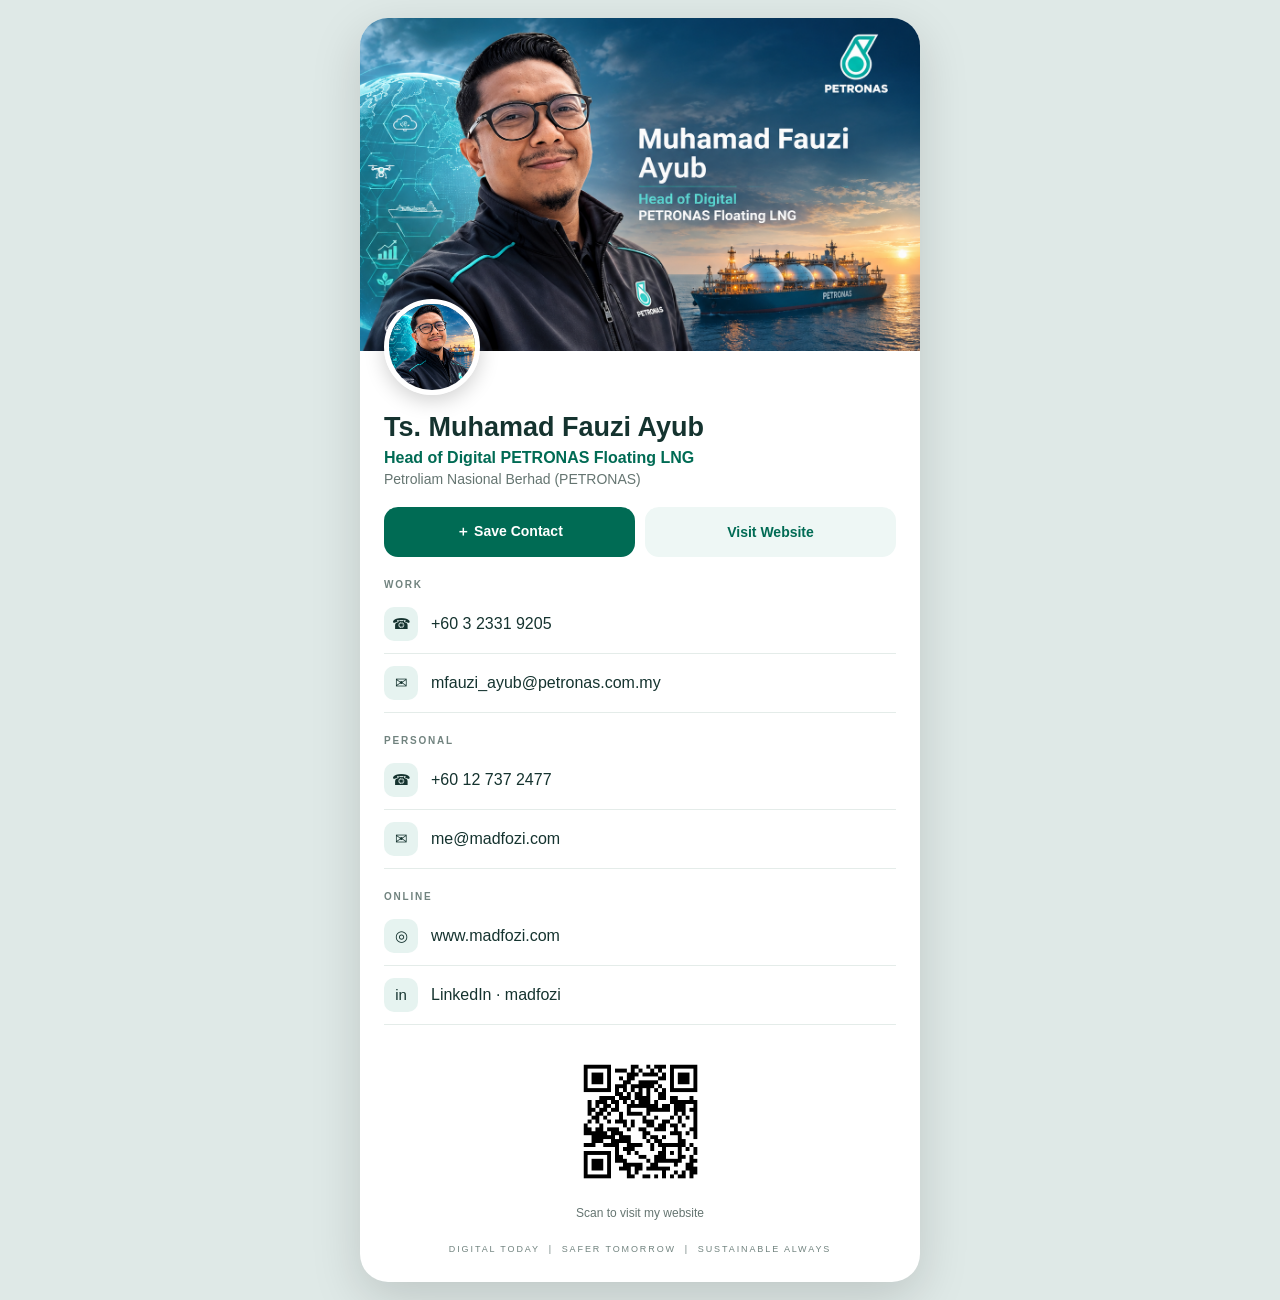
<file: card.html>
<!doctype html>
<html lang="en">
<head>
<meta charset="utf-8">
<meta name="viewport" content="width=device-width,initial-scale=1,viewport-fit=cover">
<meta name="theme-color" content="#006b54">
<meta name="description" content="Muhamad Fauzi Ayub — Head of Digital PETRONAS Floating LNG">
<title>Muhamad Fauzi Ayub | Digital Contact Card</title>
<style>
*{box-sizing:border-box}
:root{--green:#006b54;--teal:#00a99d;--ink:#15332f;--muted:#657571;--line:#e4ece9;--soft:#eef7f5}
body{margin:0;background:#dfe9e7;color:var(--ink);font-family:-apple-system,BlinkMacSystemFont,"Segoe UI",Roboto,Arial,sans-serif}
.wrap{min-height:100vh;display:flex;justify-content:center;padding:18px}
.card{width:min(560px,100%);background:#fff;border-radius:28px;overflow:hidden;box-shadow:0 16px 50px rgba(0,0,0,.15)}
.art{display:block;width:100%;height:auto}
.profile{padding:0 24px;margin-top:-52px;position:relative}
.profile img{width:96px;height:96px;object-fit:cover;border-radius:50%;border:5px solid #fff;box-shadow:0 6px 20px rgba(0,0,0,.18)}
.content{padding:14px 24px 28px}
h1{font-size:27px;line-height:1.08;margin:0 0 7px}
.title{font-size:16px;font-weight:750;color:var(--green);margin-bottom:4px}
.company{font-size:14px;color:var(--muted);margin-bottom:20px}
.actions{display:grid;grid-template-columns:1fr 1fr;gap:10px}
.btn{display:flex;align-items:center;justify-content:center;min-height:50px;border-radius:14px;text-decoration:none;font-weight:750;font-size:14px}
.primary{background:var(--green);color:#fff}
.secondary{background:var(--soft);color:var(--green)}
.section{margin-top:22px}
.label{font-size:10px;letter-spacing:1.8px;text-transform:uppercase;color:#71837f;font-weight:800;margin:0 0 5px}
.row{display:flex;gap:13px;padding:12px 0;border-bottom:1px solid var(--line);align-items:center}
.icon{width:34px;height:34px;border-radius:10px;background:#e6f3f0;display:grid;place-items:center;font-size:15px;flex:0 0 34px}
.row a{color:var(--ink);text-decoration:none;word-break:break-word}
.qrbox{margin:24px auto 0;text-align:center}
.qrbox img{width:145px;height:145px;border-radius:12px}
.qrbox p{margin:8px 0 0;font-size:12px;color:var(--muted)}
.tagline{text-align:center;margin:24px 0 0;font-size:9px;letter-spacing:1.9px;color:#71837f}
</style>
</head>
<body>
<div class="wrap">
<main class="card">
<img class="art" src="profile-background.png" alt="Digital PETRONAS Floating LNG themed background">
<div class="profile"><img src="profile-photo.png" alt="Ts. Muhamad Fauzi Ayub"></div>
<section class="content">
<h1>Ts. Muhamad Fauzi Ayub</h1>
<div class="title">Head of Digital PETRONAS Floating LNG</div>
<div class="company">Petroliam Nasional Berhad (PETRONAS)</div>
<div class="actions">
<a class="btn primary" href="Muhamad_Fauzi_Ayub.vcf" download>＋ Save Contact</a>
<a class="btn secondary" href="https://www.madfozi.com" target="_blank" rel="noopener">Visit Website</a>
</div>

<div class="section">
<div class="label">Work</div>
<div class="row"><span class="icon">☎</span><a href="tel:+60323319205">+60 3 2331 9205</a></div>
<div class="row"><span class="icon">✉</span><a href="mailto:mfauzi_ayub@petronas.com.my">mfauzi_ayub@petronas.com.my</a></div>
</div>

<div class="section">
<div class="label">Personal</div>
<div class="row"><span class="icon">☎</span><a href="tel:+60127372477">+60 12 737 2477</a></div>
<div class="row"><span class="icon">✉</span><a href="mailto:me@madfozi.com">me@madfozi.com</a></div>
</div>

<div class="section">
<div class="label">Online</div>
<div class="row"><span class="icon">◎</span><a href="https://www.madfozi.com" target="_blank" rel="noopener">www.madfozi.com</a></div>
<div class="row"><span class="icon">in</span><a href="https://www.linkedin.com/in/madfozi/" target="_blank" rel="noopener">LinkedIn · madfozi</a></div>
</div>

<div class="qrbox">
<img src="qr-website.png" alt="QR code to madfozi.com">
<p>Scan to visit my website</p>
</div>
<div class="tagline">DIGITAL TODAY &nbsp;|&nbsp; SAFER TOMORROW &nbsp;|&nbsp; SUSTAINABLE ALWAYS</div>
</section>
</main>
</div>
</body>
</html>
</file>
